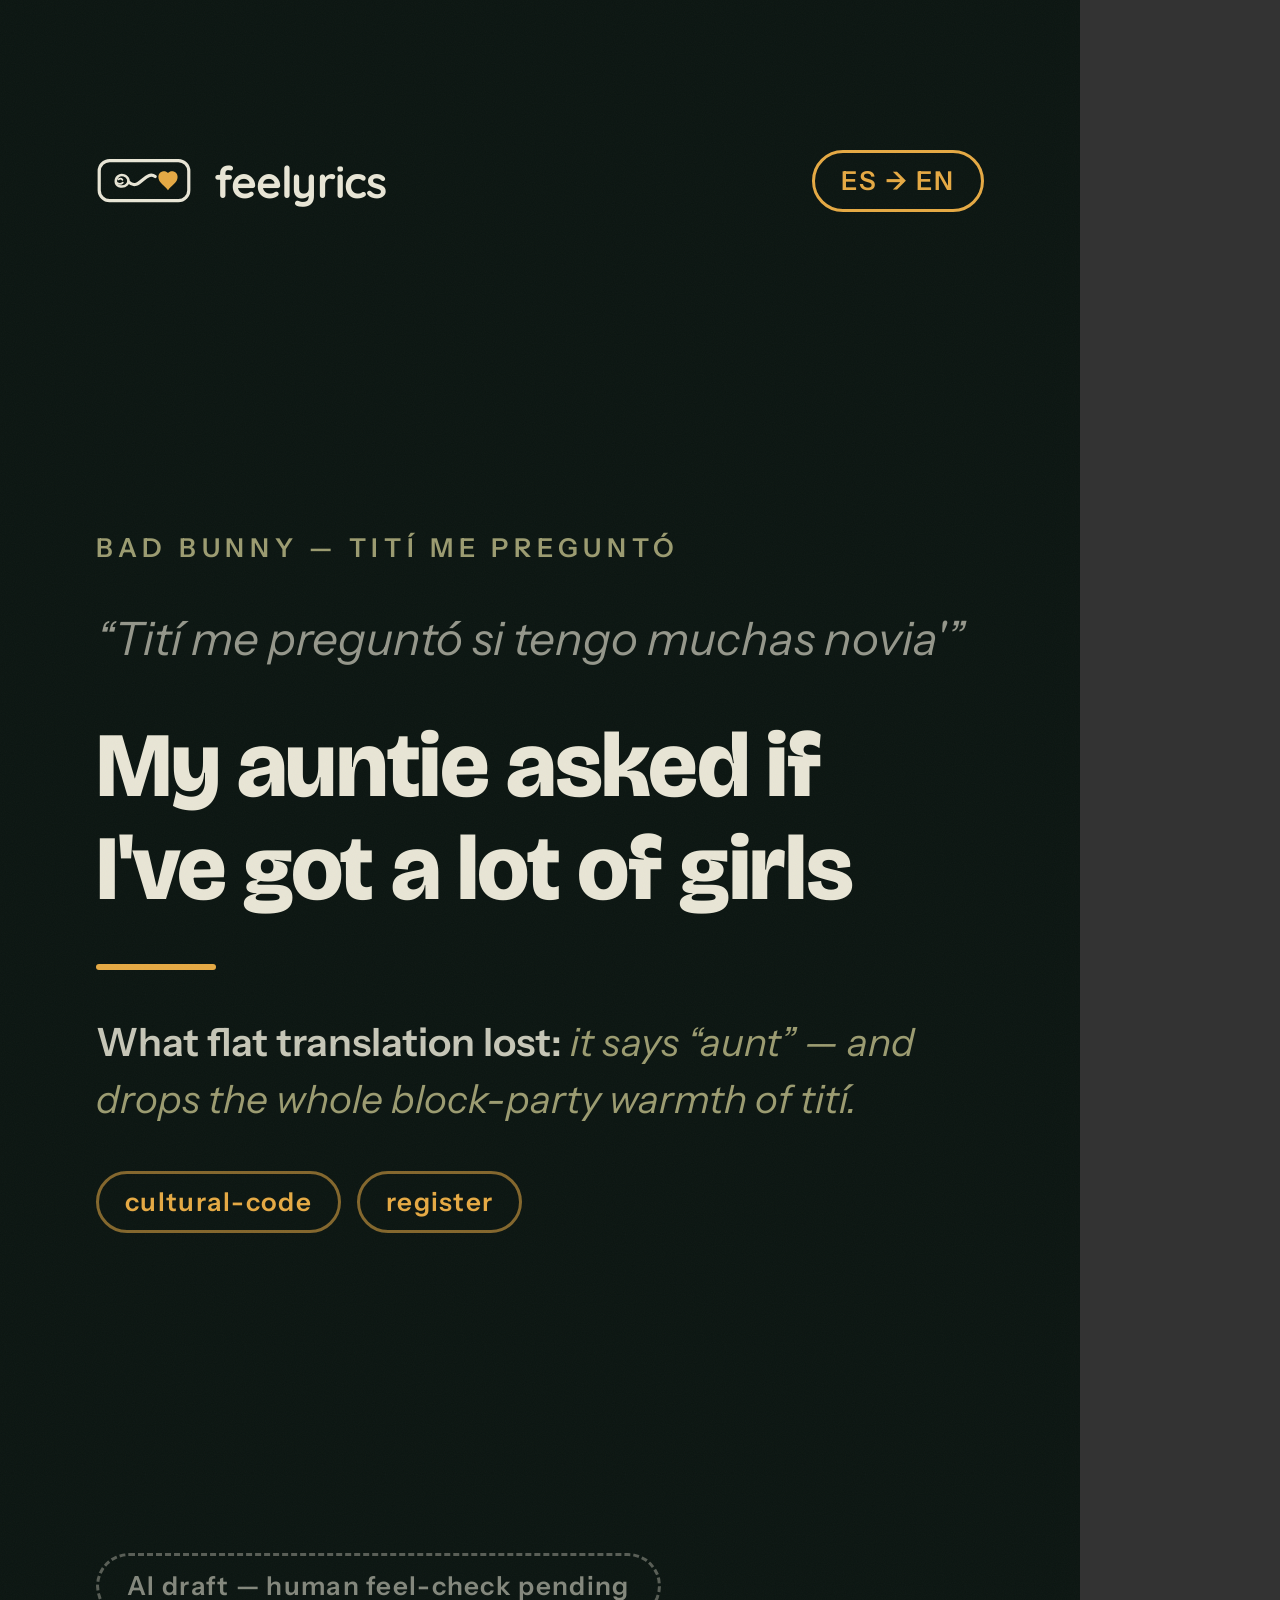
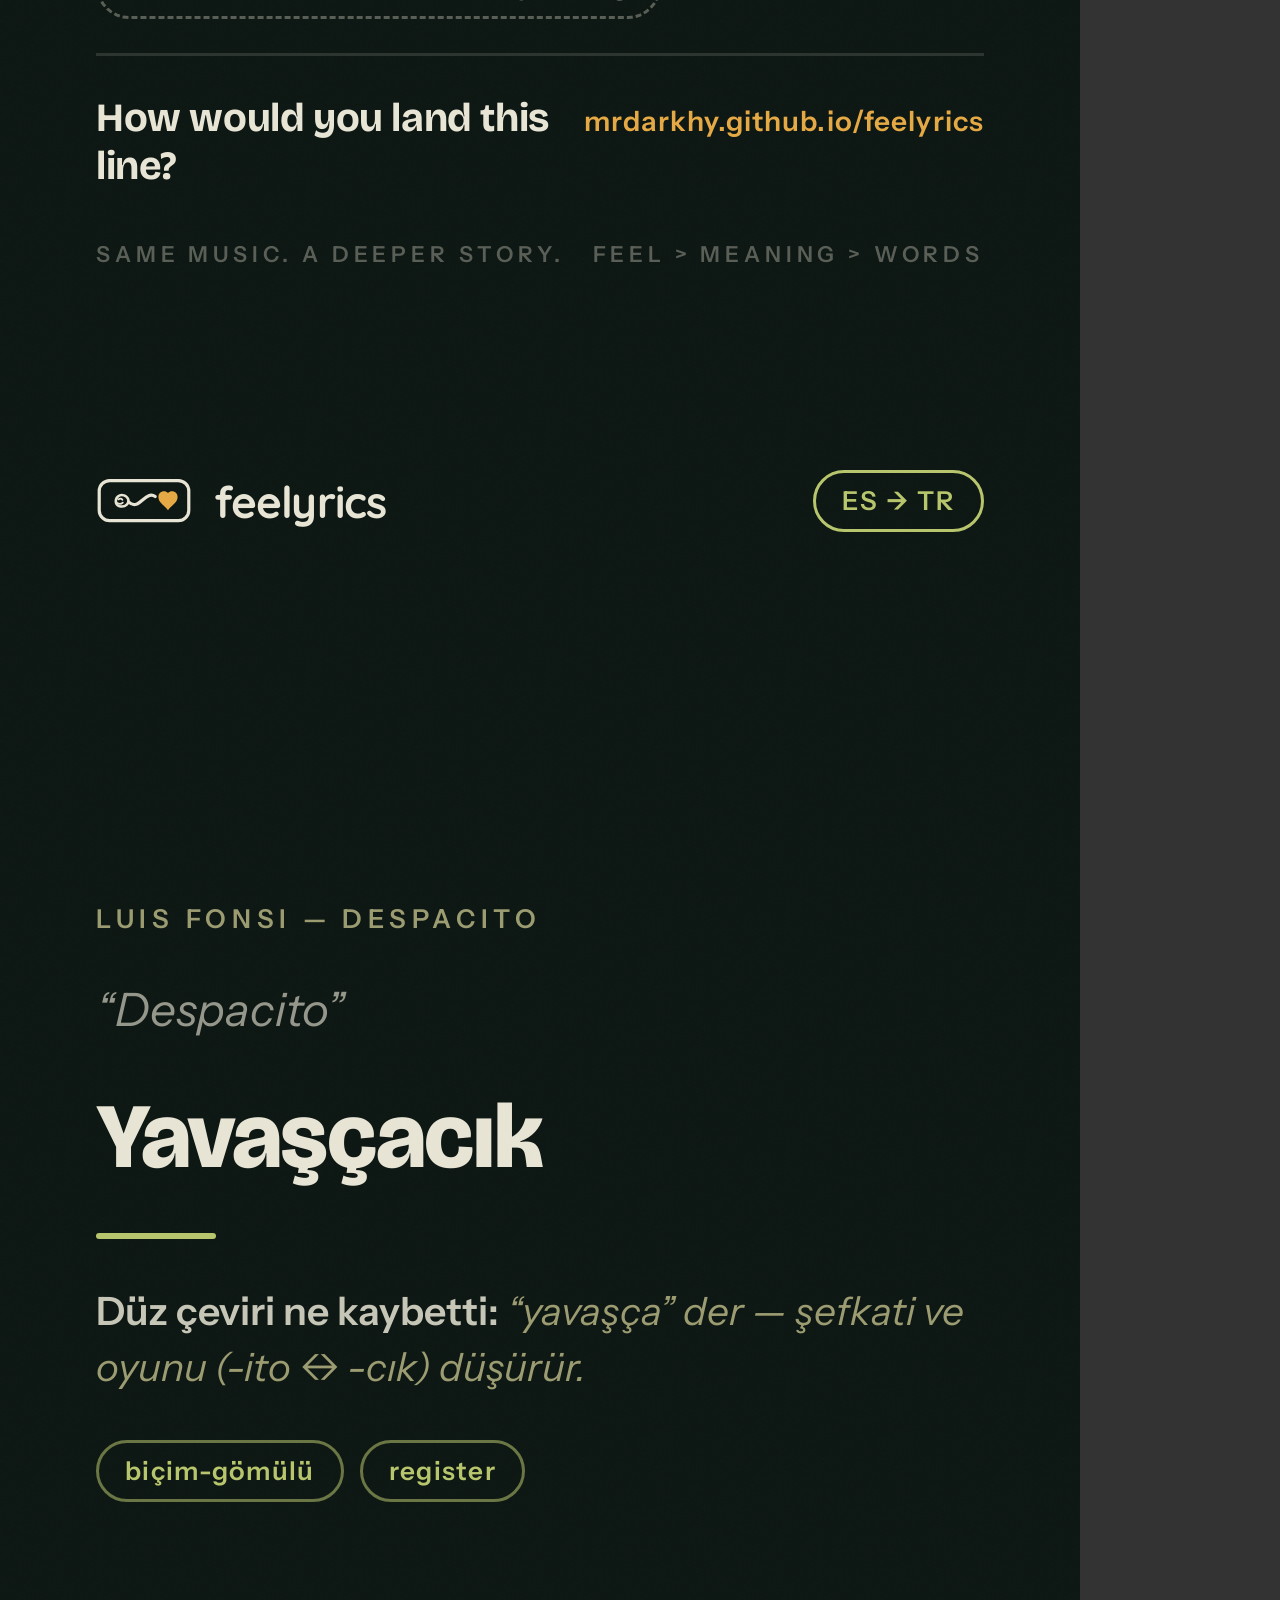
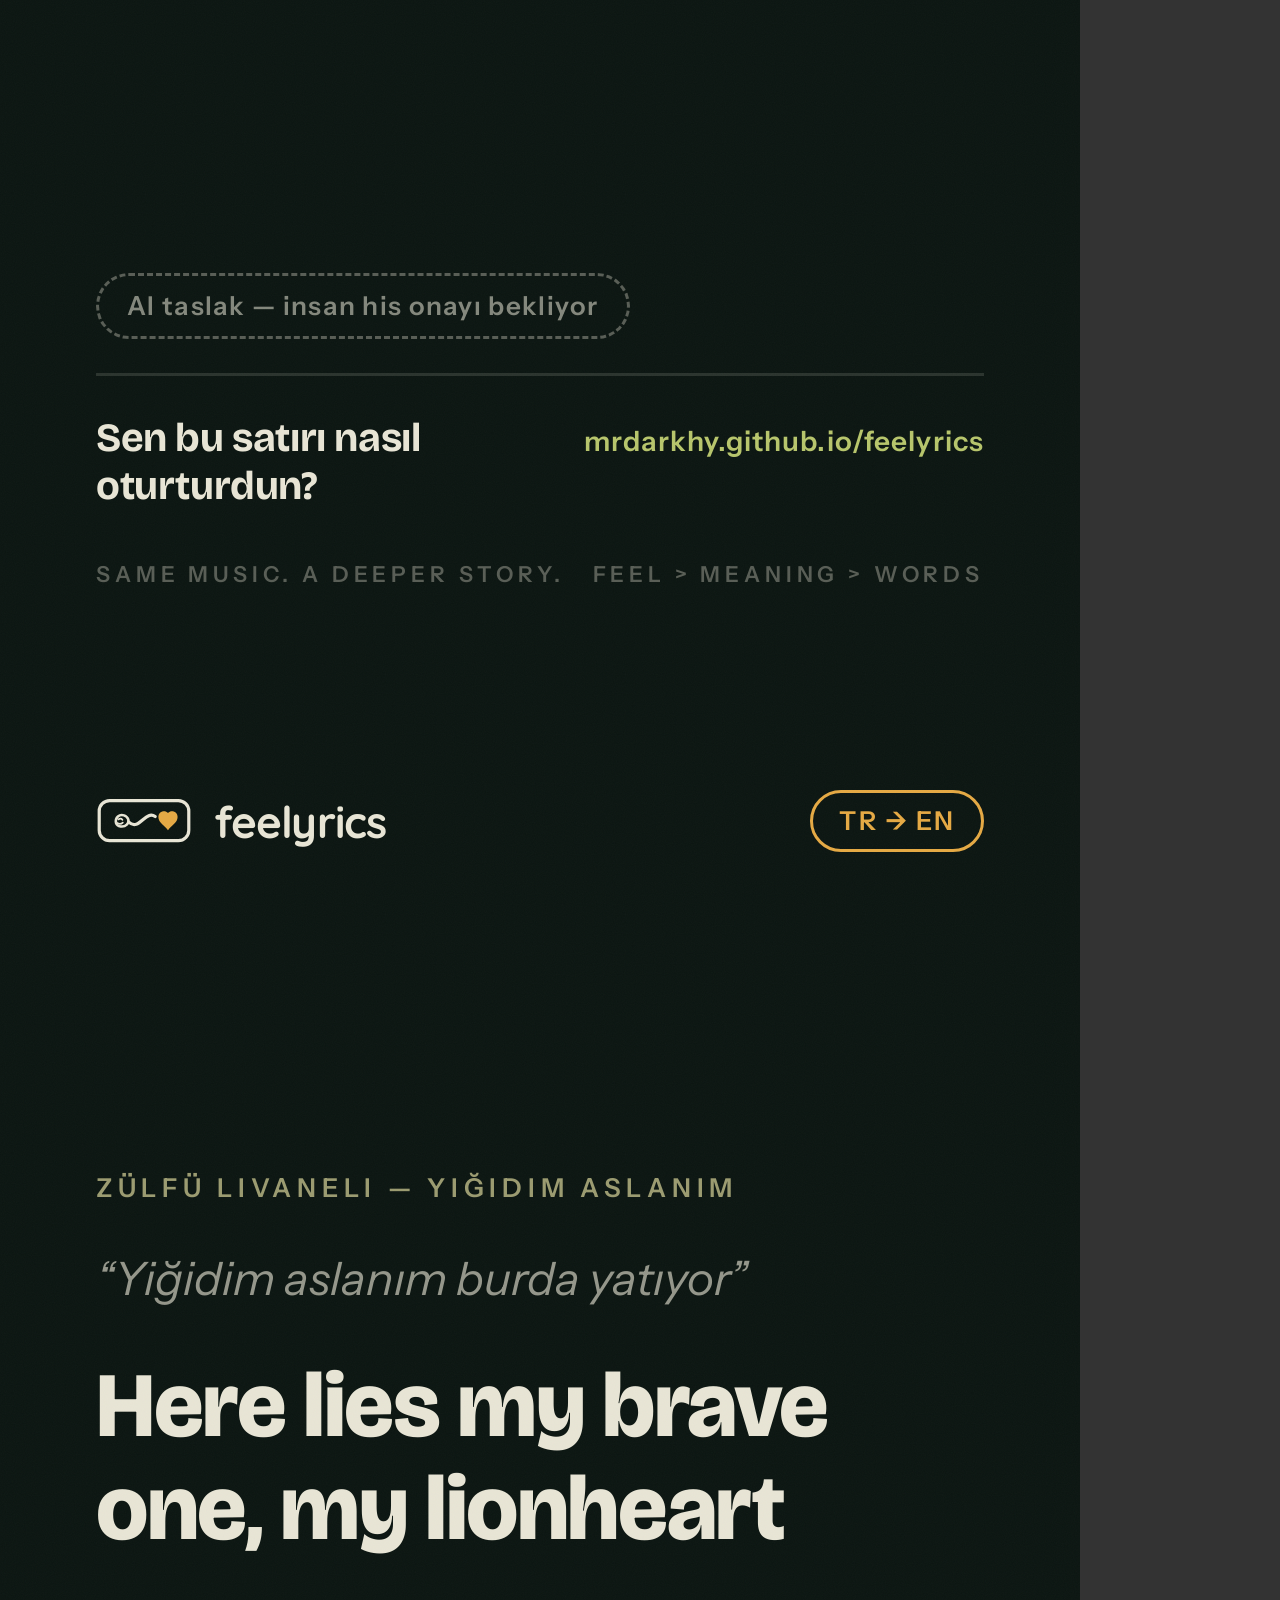
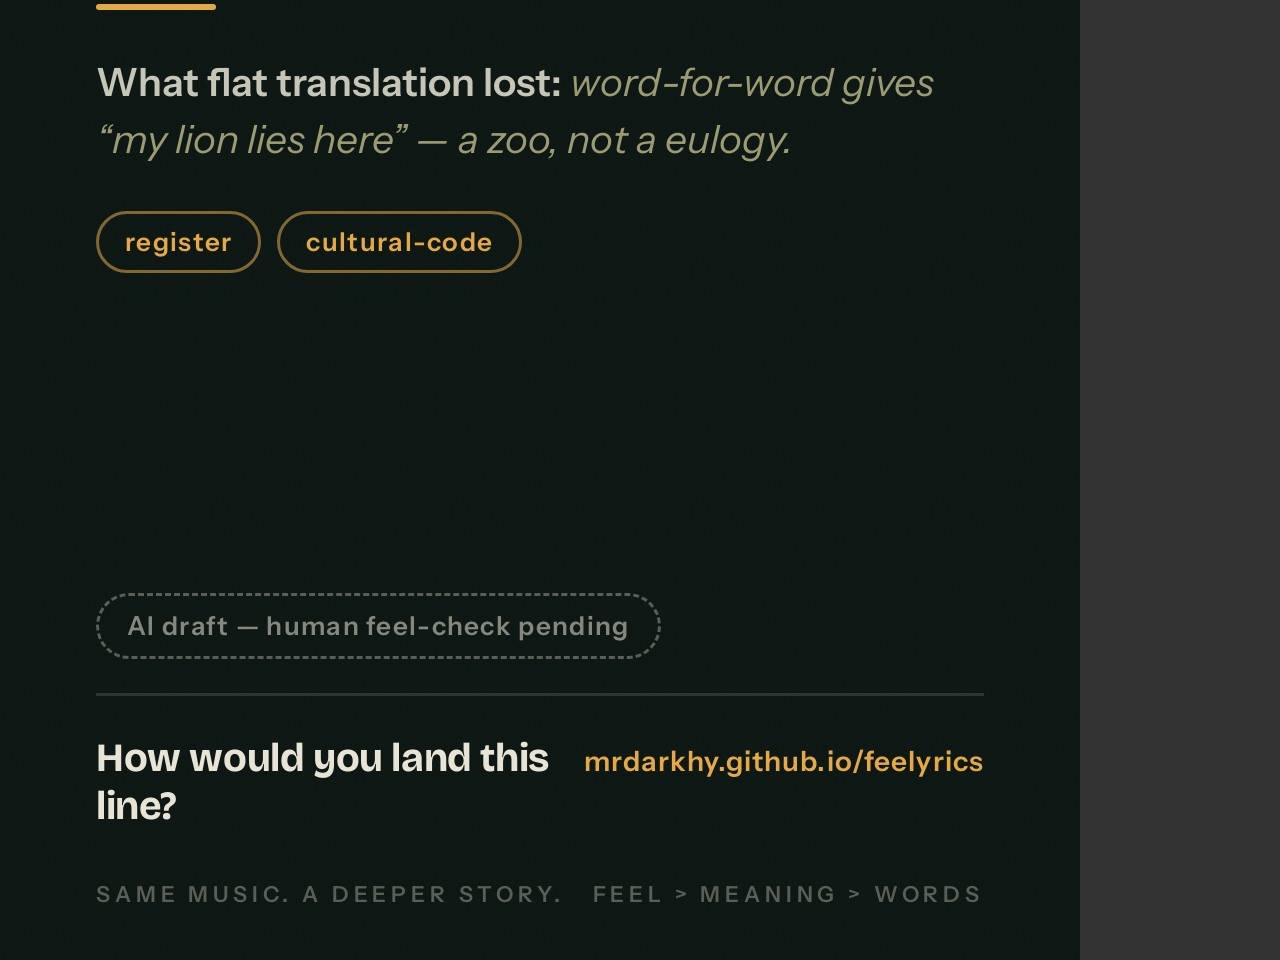
<file: feelyrics-kart-sablonu.html>
<!doctype html><html><head><meta charset="utf-8">
<link rel="stylesheet" href="https://fonts.googleapis.com/css2?family=Bricolage+Grotesque:opsz,wght@12..96,700;12..96,800&family=Instrument+Sans:ital,wght@0,400;0,500;0,600;1,400;1,600&family=Quicksand:wght@700&display=swap">
<style>
/* Feelyrics his kartı v2 — marka: #0B1511 / #E8E5D5 / #9B9B70 / #E5A943; salt tipografik (albüm görseli yok) */
*{margin:0;box-sizing:border-box}
body{background:#333;display:flex;flex-direction:column}
.card{width:1080px;height:1920px;position:relative;background:#0B1511;color:#E8E5D5;
  font-family:"Instrument Sans",system-ui,sans-serif;display:flex;flex-direction:column;
  padding:150px 96px 130px;overflow:hidden}
.card::after{content:"";position:absolute;inset:0;pointer-events:none;opacity:.06;
  background-image:url('data:image/svg+xml,<svg xmlns="http://www.w3.org/2000/svg" width="240" height="240"><filter id="n"><feTurbulence type="fractalNoise" baseFrequency="0.9" numOctaves="2"/></filter><rect width="240" height="240" filter="url(%23n)" opacity="0.55"/></svg>')}
.top{display:flex;align-items:center;gap:22px}
.top svg{width:96px;height:auto}
.top .wm{font:700 44px "Quicksand",sans-serif;letter-spacing:-.02em}
.top .pair{margin-left:auto;font:600 26px "Instrument Sans";letter-spacing:.08em;
  border:3px solid var(--ac);color:var(--ac);border-radius:99px;padding:12px 26px}
.mid{flex:1;display:flex;flex-direction:column;justify-content:center;gap:44px}
.credit{font:600 26px "Instrument Sans";letter-spacing:.22em;text-transform:uppercase;color:#9B9B70}
.orig{font:italic 400 46px/1.35 "Instrument Sans";color:rgba(232,229,213,.62)}
.orig::before{content:"“"}.orig::after{content:"”"}
.fit{font:800 92px/1.12 "Bricolage Grotesque","Instrument Sans",sans-serif;letter-spacing:-.015em;text-wrap:balance}
.rule{width:120px;height:6px;background:var(--ac);border-radius:3px}
.lost{font:italic 400 39px/1.45 "Instrument Sans";color:#9B9B70;max-width:52ch}
.lost b{font-style:normal;font-weight:600;color:rgba(232,229,213,.85)}
.tags{display:flex;gap:16px;flex-wrap:wrap}
.tag{font:600 26px "Instrument Sans";letter-spacing:.05em;color:var(--ac);
  border:3px solid color-mix(in srgb,var(--ac) 55%,transparent);border-radius:99px;padding:12px 26px}
.bot{display:flex;flex-direction:column;gap:34px}
.ai{align-self:flex-start;font:600 26px "Instrument Sans";letter-spacing:.05em;color:rgba(232,229,213,.55);
  border:3px dashed rgba(232,229,213,.35);border-radius:99px;padding:14px 28px}
.cta{display:flex;align-items:baseline;justify-content:space-between;gap:20px;border-top:3px solid rgba(232,229,213,.14);padding-top:38px}
.cta .q{font:700 40px "Bricolage Grotesque";letter-spacing:-.01em}
.cta .u{font:600 28px "Instrument Sans";letter-spacing:.04em;color:var(--ac)}
.mm{position:absolute;left:96px;bottom:52px;right:96px;display:flex;justify-content:space-between;
  font:600 22px "Instrument Sans";letter-spacing:.22em;color:rgba(232,229,213,.35);text-transform:uppercase}
</style></head><body>
<script>
const LOGO='<svg viewBox="0 0 120 64"><g fill="none" stroke="#E8E5D5" stroke-width="4" stroke-linecap="round"><rect x="4" y="7" width="112" height="50" rx="13"/><path d="M25 35c-1.5-7 4.5-11.5 10-9.5s7.5 7.5 3.5 11.5-12 3-13.5-2z" stroke-width="3.2"/><path d="M28 30.5q3-2 5 .5m-6.5 4q4 2.5 7-.5" stroke-width="2.2"/><path d="M41 34 C 54 46, 62 18, 74 27"/></g><path d="M90 22.5c4-4.5 12-2 12 5 0 7.5-8 10.5-12 16.5-4-6-12-9-12-16.5 0-7 8-9.5 12-5z" fill="#E5A943"/></svg>';
const CARDS=[
 {ac:"#E5A943",pair:"ES → EN",credit:"Bad Bunny — Tití Me Preguntó",
  orig:"Tití me preguntó si tengo muchas novia'",
  fit:"My auntie asked if I've got a lot of girls",
  lost:"<b>What flat translation lost:</b> it says “aunt” — and drops the whole block-party warmth of tití.",
  tags:["cultural-code","register"],ai:"AI draft — human feel-check pending",
  q:"How would you land this line?",u:"mrdarkhy.github.io/feelyrics"},
 {ac:"#b7c56b",pair:"ES → TR",credit:"Luis Fonsi — Despacito",
  orig:"Despacito",
  fit:"Yavaşçacık",
  lost:"<b>Düz çeviri ne kaybetti:</b> “yavaşça” der — şefkati ve oyunu (-ito ↔ -cık) düşürür.",
  tags:["biçim-gömülü","register"],ai:"AI taslak — insan his onayı bekliyor",
  q:"Sen bu satırı nasıl oturturdun?",u:"mrdarkhy.github.io/feelyrics"},
 {ac:"#E5A943",pair:"TR → EN",credit:"Zülfü Livaneli — Yiğidim Aslanım",
  orig:"Yiğidim aslanım burda yatıyor",
  fit:"Here lies my brave one, my lionheart",
  lost:"<b>What flat translation lost:</b> word-for-word gives “my lion lies here” — a zoo, not a eulogy.",
  tags:["register","cultural-code"],ai:"AI draft — human feel-check pending",
  q:"How would you land this line?",u:"mrdarkhy.github.io/feelyrics"},
];
document.body.innerHTML=CARDS.map(c=>`
<div class="card" style="--ac:${c.ac}">
  <div class="top">${LOGO}<span class="wm">feelyrics</span><span class="pair">${c.pair}</span></div>
  <div class="mid">
    <div class="credit">${c.credit}</div>
    <div class="orig">${c.orig}</div>
    <div class="fit">${c.fit}</div>
    <div class="rule"></div>
    <div class="lost">${c.lost}</div>
    <div class="tags">${c.tags.map(t=>`<span class="tag">${t}</span>`).join("")}</div>
  </div>
  <div class="bot">
    <span class="ai">${c.ai}</span>
    <div class="cta"><span class="q">${c.q}</span><span class="u">${c.u}</span></div>
  </div>
  <div class="mm"><span>same music. a deeper story.</span><span>feel &gt; meaning &gt; words</span></div>
</div>`).join("");
</script></body></html>
</file>
